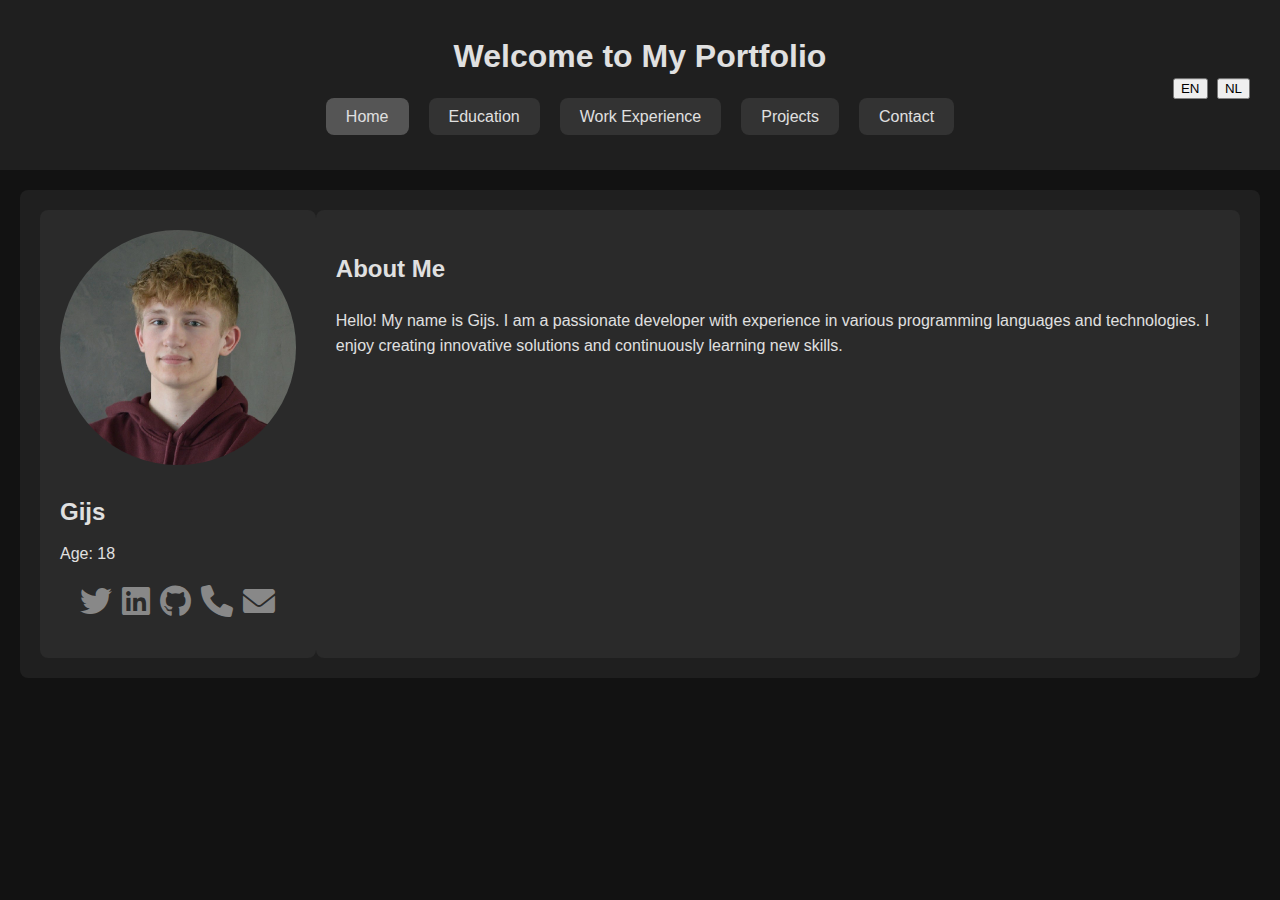
<file: index.html>
<!DOCTYPE html>
<html lang="en">
<head>
    <meta charset="UTF-8">
    <meta name="viewport" content="width=device-width, initial-scale=1.0">
    <title>Portfolio - Gijs</title>
    <link rel="stylesheet" href="css/styles.css">
    <link rel="stylesheet" href="https://cdnjs.cloudflare.com/ajax/libs/font-awesome/6.0.0-beta3/css/all.min.css">
    <script>
        function switchLanguage(lang) {
            localStorage.setItem('language', lang);
            if (lang === 'nl') {
                document.getElementById('welcome-title').innerText = 'Welkom bij mijn portfolio';
                document.getElementById('about-title').innerText = 'Over mij';
                document.getElementById('home-link').innerText = 'Home';
                document.getElementById('education-link').innerText = 'Opleiding';
                document.getElementById('work-experience-link').innerText = 'Werkervaring';
                document.getElementById('projects-link').innerText = 'Projecten';
                document.getElementById('contact-link').innerText = 'Contact';
            } else {
                document.getElementById('welcome-title').innerText = 'Welcome to My Portfolio';
                document.getElementById('about-title').innerText = 'About Me';
                document.getElementById('home-link').innerText = 'Home';
                document.getElementById('education-link').innerText = 'Education';
                document.getElementById('work-experience-link').innerText = 'Work Experience';
                document.getElementById('projects-link').innerText = 'Projects';
                document.getElementById('contact-link').innerText = 'Contact';
            }
        }

        document.addEventListener('DOMContentLoaded', function() {
            const lang = localStorage.getItem('language') || 'en';
            switchLanguage(lang);
        });
    </script>
</head>
<body>
    <header>
        <h1 id="welcome-title">Welcome to My Portfolio</h1>
        <nav>
            <ul>
                <li><a id="home-link" href="index.html" class="active">Home</a></li>
                <li><a id="education-link" href="education.html">Education</a></li>
                <li><a id="work-experience-link" href="work-experience.html">Work Experience</a></li>
                <li><a id="projects-link" href="projects.html">Projects</a></li>
                <li><a id="contact-link" href="contact.html">Contact</a></li>
            </ul>
            <div class="language-switcher">
                <button onclick="switchLanguage('en')">EN</button>
                <button onclick="switchLanguage('nl')">NL</button>
            </div>
        </nav>
    </header>
    <section id="about">
        <div class="about-container">
            <div class="about-left">
                <img src="assets/images/pfp.jpg" alt="Profile Picture">
                <h2>Gijs</h2>
                <p>Age: 18</p>
                <div class="social-media">
                    <a href="https://twitter.com/yourprofile" target="_blank"><i class="fab fa-twitter"></i></a>
                    <a href="https://www.linkedin.com/in/gijs-v-75303125b/" target="_blank"><i class="fab fa-linkedin"></i></a>
                    <a href="https://github.com/GijsvM" target="_blank"><i class="fab fa-github"></i></a>
                    <a href="tel:+31683623656" target="_blank"><i class="fas fa-phone"></i></a>
                    <a href="mailto:gijsvanmaanen006@gmail.com" target="_blank"><i class="fas fa-envelope"></i></a>
                </div>
            </div>
            <div class="about-right">
                <h2 id="about-title">About Me</h2>
                <p>Hello! My name is Gijs. I am a passionate developer with experience in various programming languages and technologies. I enjoy creating innovative solutions and continuously learning new skills.</p>
            </div>
        </div>
    </section>
</body>
</html>
</file>
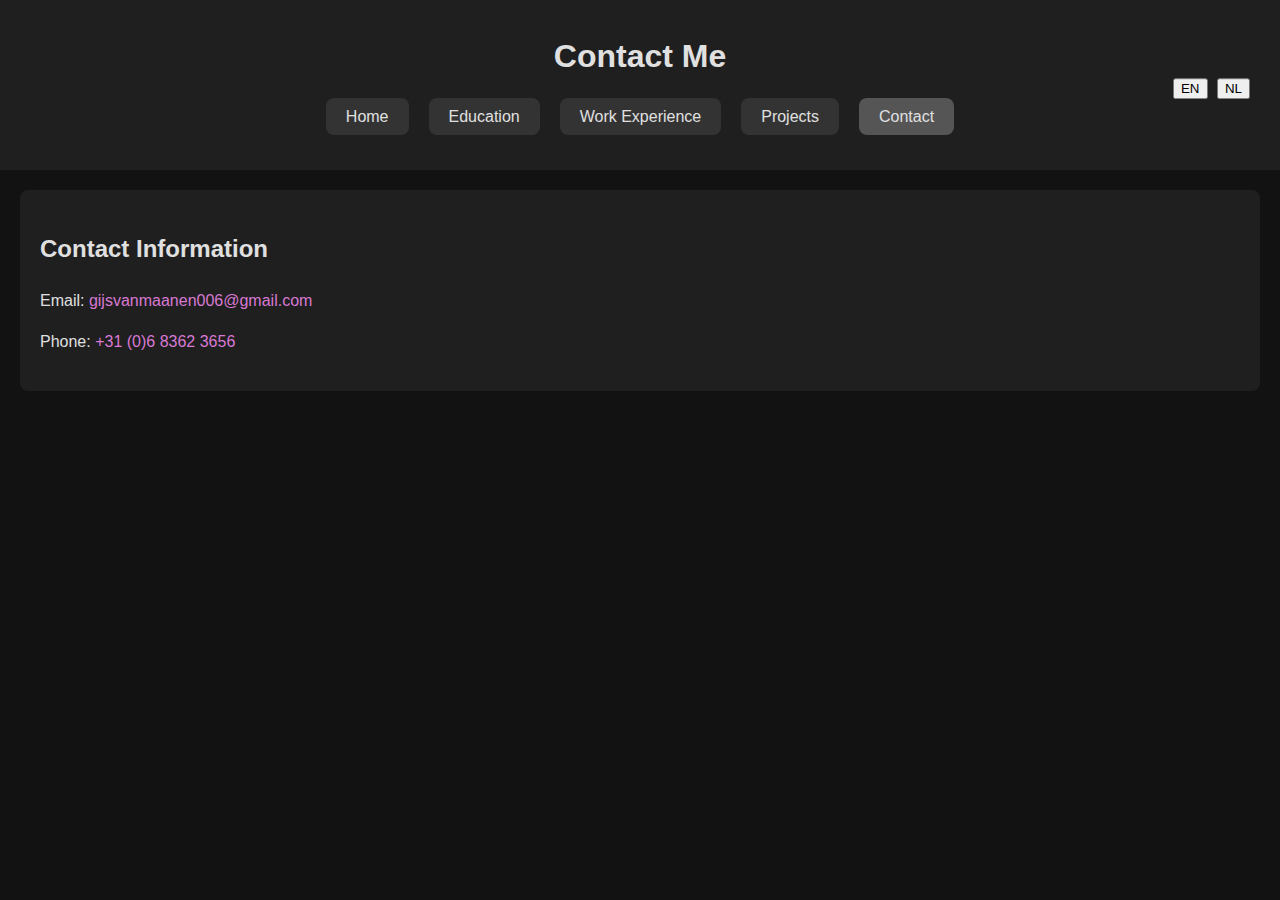
<file: contact.html>
<!DOCTYPE html>
<html lang="en">
<head>
    <meta charset="UTF-8">
    <meta name="viewport" content="width=device-width, initial-scale=1.0">
    <title>Contact - Gijs</title>
    <link rel="stylesheet" href="css/styles.css">
    <script>
        function switchLanguage(lang) {
            localStorage.setItem('language', lang);
            if (lang === 'nl') {
                document.getElementById('contact-title').innerText = 'Neem contact op';
                document.getElementById('contact-info-title').innerText = 'Contactinformatie';
                document.getElementById('email-label').innerText = 'E-mail:';
                document.getElementById('phone-label').innerText = 'Telefoon:';
                document.getElementById('home-link').innerText = 'Home';
                document.getElementById('education-link').innerText = 'Opleiding';
                document.getElementById('work-experience-link').innerText = 'Werkervaring';
                document.getElementById('projects-link').innerText = 'Projecten';
                document.getElementById('contact-link').innerText = 'Contact';
            } else {
                document.getElementById('contact-title').innerText = 'Contact Me';
                document.getElementById('contact-info-title').innerText = 'Contact Information';
                document.getElementById('email-label').innerText = 'Email:';
                document.getElementById('phone-label').innerText = 'Phone:';
                document.getElementById('home-link').innerText = 'Home';
                document.getElementById('education-link').innerText = 'Education';
                document.getElementById('work-experience-link').innerText = 'Work Experience';
                document.getElementById('projects-link').innerText = 'Projects';
                document.getElementById('contact-link').innerText = 'Contact';
            }
        }

        document.addEventListener('DOMContentLoaded', function() {
            const lang = localStorage.getItem('language') || 'en';
            switchLanguage(lang);
        });
    </script>
</head>
<body>
    <header>
        <h1 id="contact-title">Contact Me</h1>
        <nav>
            <ul>
                <li><a id="home-link" href="index.html">Home</a></li>
                <li><a id="education-link" href="education.html">Education</a></li>
                <li><a id="work-experience-link" href="work-experience.html">Work Experience</a></li>
                <li><a id="projects-link" href="projects.html">Projects</a></li>
                <li><a id="contact-link" href="contact.html" class="active">Contact</a></li>
            </ul>
            <div class="language-switcher">
                <button onclick="switchLanguage('en')">EN</button>
                <button onclick="switchLanguage('nl')">NL</button>
            </div>
        </nav>
    </header>
    <section id="contact-info">
        <h2 id="contact-info-title">Contact Information</h2>
        <p><span id="email-label">Email:</span> <a href="mailto:gijsvanmaanen006@gmail.com">gijsvanmaanen006@gmail.com</a></p>
        <p><span id="phone-label">Phone:</span> <a href="tel:+31683623656">+31 (0)6 8362 3656</a></p>
    </section>
</body>
</html>
</file>
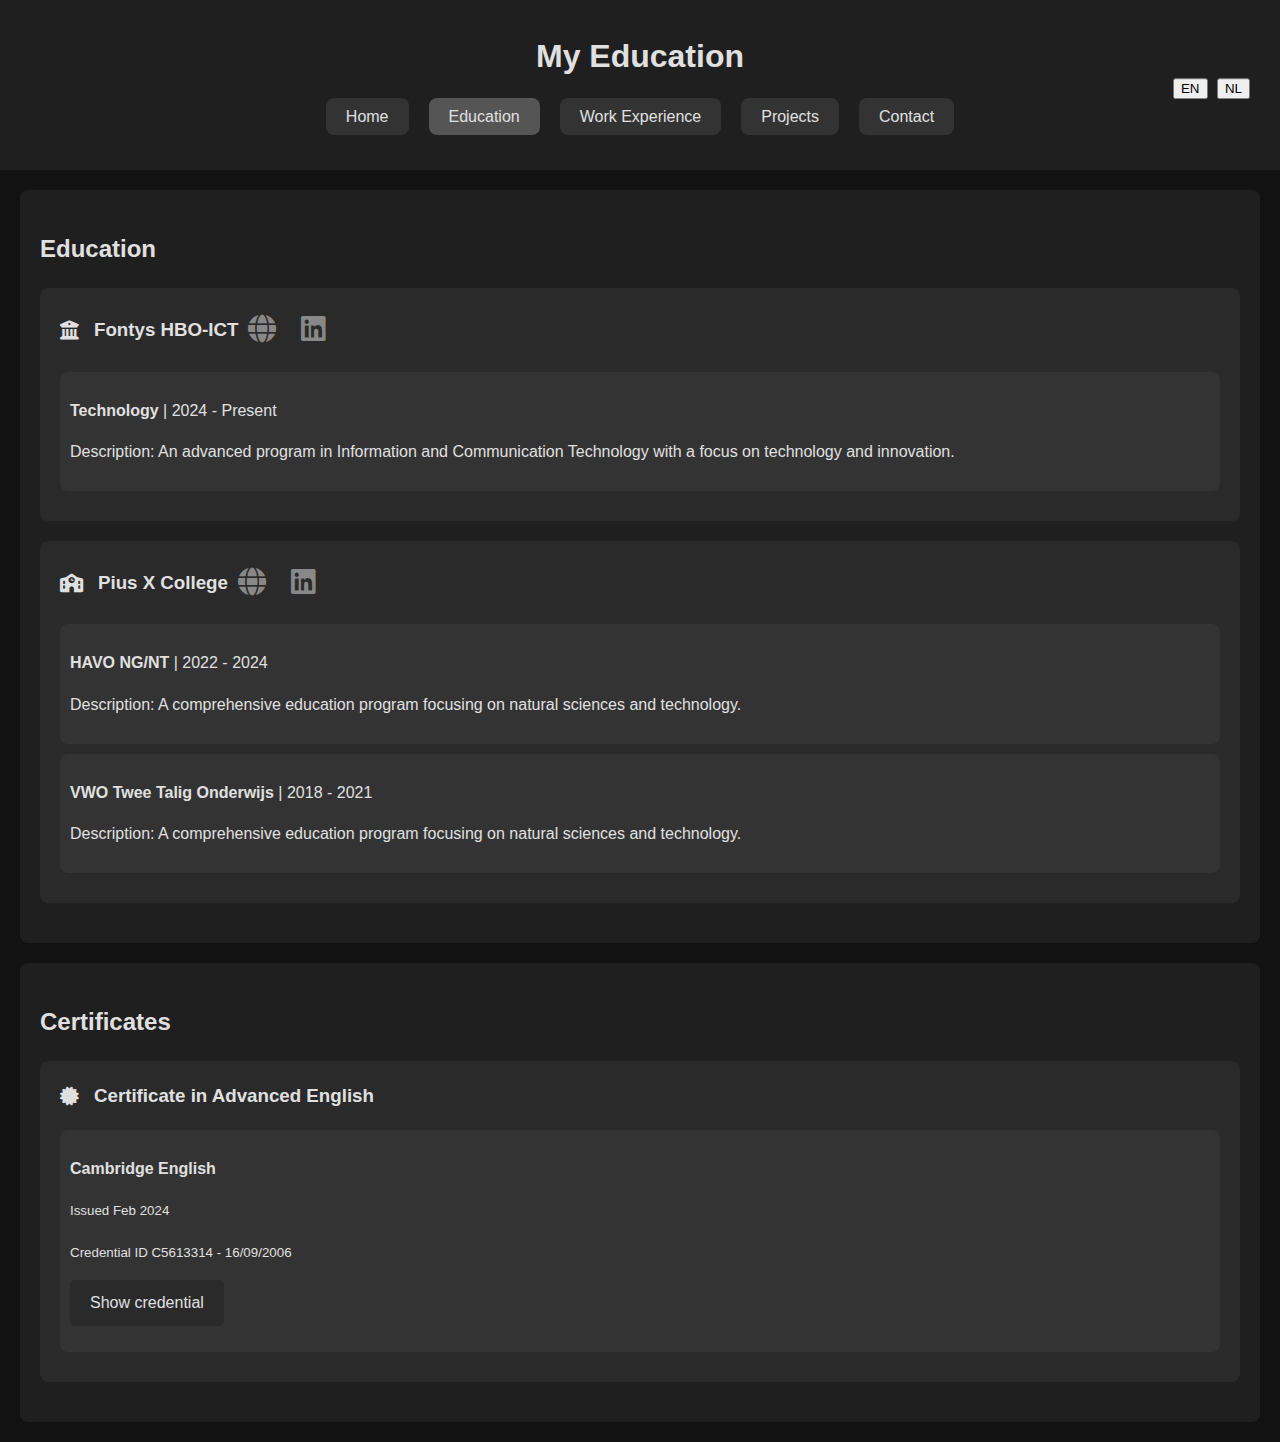
<file: education.html>
<!DOCTYPE html>
<html lang="en">
<head>
    <meta charset="UTF-8">
    <meta name="viewport" content="width=device-width, initial-scale=1.0">
    <title>Education - Gijs</title>
    <link rel="stylesheet" href="css/styles.css">
    <link rel="stylesheet" href="https://cdnjs.cloudflare.com/ajax/libs/font-awesome/6.0.0-beta3/css/all.min.css">
    <script>
        function switchLanguage(lang) {
            localStorage.setItem('language', lang);
            if (lang === 'nl') {
                document.getElementById('education-title').innerText = 'Mijn Opleiding';
                document.getElementById('certificates-title').innerText = 'Certificaten';
                document.getElementById('home-link').innerText = 'Home';
                document.getElementById('education-link').innerText = 'Opleiding';
                document.getElementById('work-experience-link').innerText = 'Werkervaring';
                document.getElementById('projects-link').innerText = 'Projecten';
                document.getElementById('contact-link').innerText = 'Contact';
            } else {
                document.getElementById('education-title').innerText = 'My Education';
                document.getElementById('certificates-title').innerText = 'Certificates';
                document.getElementById('home-link').innerText = 'Home';
                document.getElementById('education-link').innerText = 'Education';
                document.getElementById('work-experience-link').innerText = 'Work Experience';
                document.getElementById('projects-link').innerText = 'Projects';
                document.getElementById('contact-link').innerText = 'Contact';
            }
        }

        document.addEventListener('DOMContentLoaded', function() {
            const lang = localStorage.getItem('language') || 'en';
            switchLanguage(lang);
        });
    </script>
</head>
<body>
    <header>
        <h1 id="education-title">My Education</h1>
        <nav>
            <ul>
                <li><a id="home-link" href="index.html">Home</a></li>
                <li><a id="education-link" href="education.html" class="active">Education</a></li>
                <li><a id="work-experience-link" href="work-experience.html">Work Experience</a></li>
                <li><a id="projects-link" href="projects.html">Projects</a></li>
                <li><a id="contact-link" href="contact.html">Contact</a></li>
            </ul>
            <div class="language-switcher">
                <button onclick="switchLanguage('en')">EN</button>
                <button onclick="switchLanguage('nl')">NL</button>
            </div>
        </nav>
    </header>
    <section id="education">
        <h2>Education</h2>
        <div class="work-item">
            <h3>
                <i class="fas fa-university"></i> Fontys HBO-ICT
                <span class="work-links">
                    <a href="https://www.fontys.nl/Studeren/Opleidingen/HBO-ICT.htm" target="_blank"><i class="fas fa-globe"></i></a>
                    <a href="https://www.linkedin.com/search/results/all/?fetchDeterministicClustersOnly=true&heroEntityKey=urn%3Ali%3Aorganization%3A2744367&keywords=fontys%20ict&origin=RICH_QUERY_SUGGESTION&position=0&searchId=0a666d6b-e84e-4fb2-a55f-4d62dfad3a49&sid=v4k&spellCorrectionEnabled=false" target="_blank"><i class="fab fa-linkedin"></i></a>
                </span>
            </h3>
            <div class="sub-work-item">
                <p><strong>Technology</strong> | 2024 - Present</p>
                <p>Description: An advanced program in Information and Communication Technology with a focus on technology and innovation.</p>
            </div>
        </div>
        <div class="work-item">
            <h3>
                <i class="fas fa-school"></i> Pius X College
                <span class="work-links">
                    <a href="https://www.piusx-college.nl/" target="_blank"><i class="fas fa-globe"></i></a>
                    <a href="https://www.linkedin.com/company/pius-x-college/" target="_blank"><i class="fab fa-linkedin"></i></a>
                </span>
            </h3>
            <div class="sub-work-item">
                <p><strong>HAVO NG/NT</strong> | 2022 - 2024</p>
                <p>Description: A comprehensive education program focusing on natural sciences and technology.</p>
            </div>
            <div class="sub-work-item">
                <p><strong>VWO Twee Talig Onderwijs</strong> | 2018 - 2021</p>
                <p>Description: A comprehensive education program focusing on natural sciences and technology.</p>
            </div>
        </div>
    </section>
    <section id="certificates">
        <h2 id="certificates-title">Certificates</h2>
        <div class="work-item">
            <h3>
                <i class="fas fa-certificate"></i> Certificate in Advanced English
            </h3>
            <div class="sub-work-item">
                <p><strong>Cambridge English</strong></p>
                <p><small>Issued Feb 2024</small></p>
                <p><small>Credential ID C5613314 - 16/09/2006</small></p>
                <p><a href="https://www.cambridgeenglish.org/exams-and-tests/advanced/" target="_blank" class="credential-button">Show credential</a></p>
            </div>
        </div>
    </section>
</body>
</html>
</file>
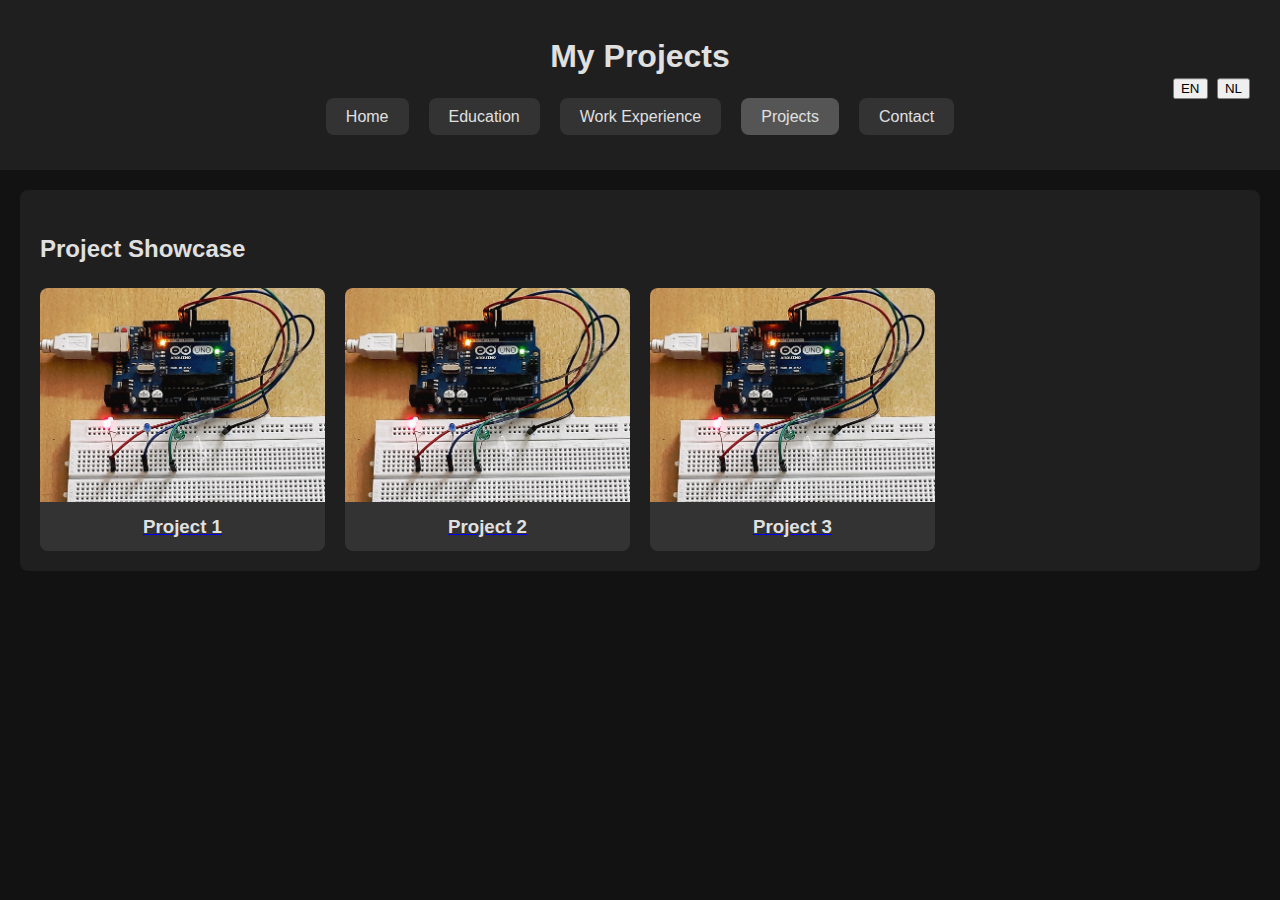
<file: projects.html>
<!DOCTYPE html>
<html lang="en">
<head>
    <meta charset="UTF-8">
    <meta name="viewport" content="width=device-width, initial-scale=1.0">
    <title>Projects - Gijs</title>
    <link rel="stylesheet" href="css/styles.css">
    <script>
        function switchLanguage(lang) {
            localStorage.setItem('language', lang);
            if (lang === 'nl') {
                document.getElementById('projects-title').innerText = 'Mijn Projecten';
                document.getElementById('home-link').innerText = 'Home';
                document.getElementById('education-link').innerText = 'Opleiding';
                document.getElementById('work-experience-link').innerText = 'Werkervaring';
                document.getElementById('projects-link').innerText = 'Projecten';
                document.getElementById('contact-link').innerText = 'Contact';
            } else {
                document.getElementById('projects-title').innerText = 'My Projects';
                document.getElementById('home-link').innerText = 'Home';
                document.getElementById('education-link').innerText = 'Education';
                document.getElementById('work-experience-link').innerText = 'Work Experience';
                document.getElementById('projects-link').innerText = 'Projects';
                document.getElementById('contact-link').innerText = 'Contact';
            }
        }

        document.addEventListener('DOMContentLoaded', function() {
            const lang = localStorage.getItem('language') || 'en';
            switchLanguage(lang);
        });
    </script>
</head>
<body>
    <header>
        <h1 id="projects-title">My Projects</h1>
        <nav>
            <ul>
                <li><a id="home-link" href="index.html">Home</a></li>
                <li><a id="education-link" href="education.html">Education</a></li>
                <li><a id="work-experience-link" href="work-experience.html">Work Experience</a></li>
                <li><a id="projects-link" href="projects.html" class="active">Projects</a></li>
                <li><a id="contact-link" href="contact.html">Contact</a></li>
            </ul>
            <div class="language-switcher">
                <button onclick="switchLanguage('en')">EN</button>
                <button onclick="switchLanguage('nl')">NL</button>
            </div>
        </nav>
    </header>
    <section id="project-showcase">
        <h2>Project Showcase</h2>
        <div class="project-grid">
            <div class="project-item">
                <a href="project-details.html?project=1">
                    <img src="assets/images/project1.jpg" alt="Project 1">
                    <h3>Project 1</h3>
                </a>
            </div>
            <div class="project-item">
                <a href="project-details.html?project=2">
                    <img src="assets/images/project2.jpg" alt="Project 2">
                    <h3>Project 2</h3>
                </a>
            </div>
            <div class="project-item">
                <a href="project-details.html?project=3">
                    <img src="assets/images/project3.jpg" alt="Project 3">
                    <h3>Project 3</h3>
                </a>
            </div>
            <!-- Add more project items as needed -->
        </div>
    </section>
</body>
</html>
</file>
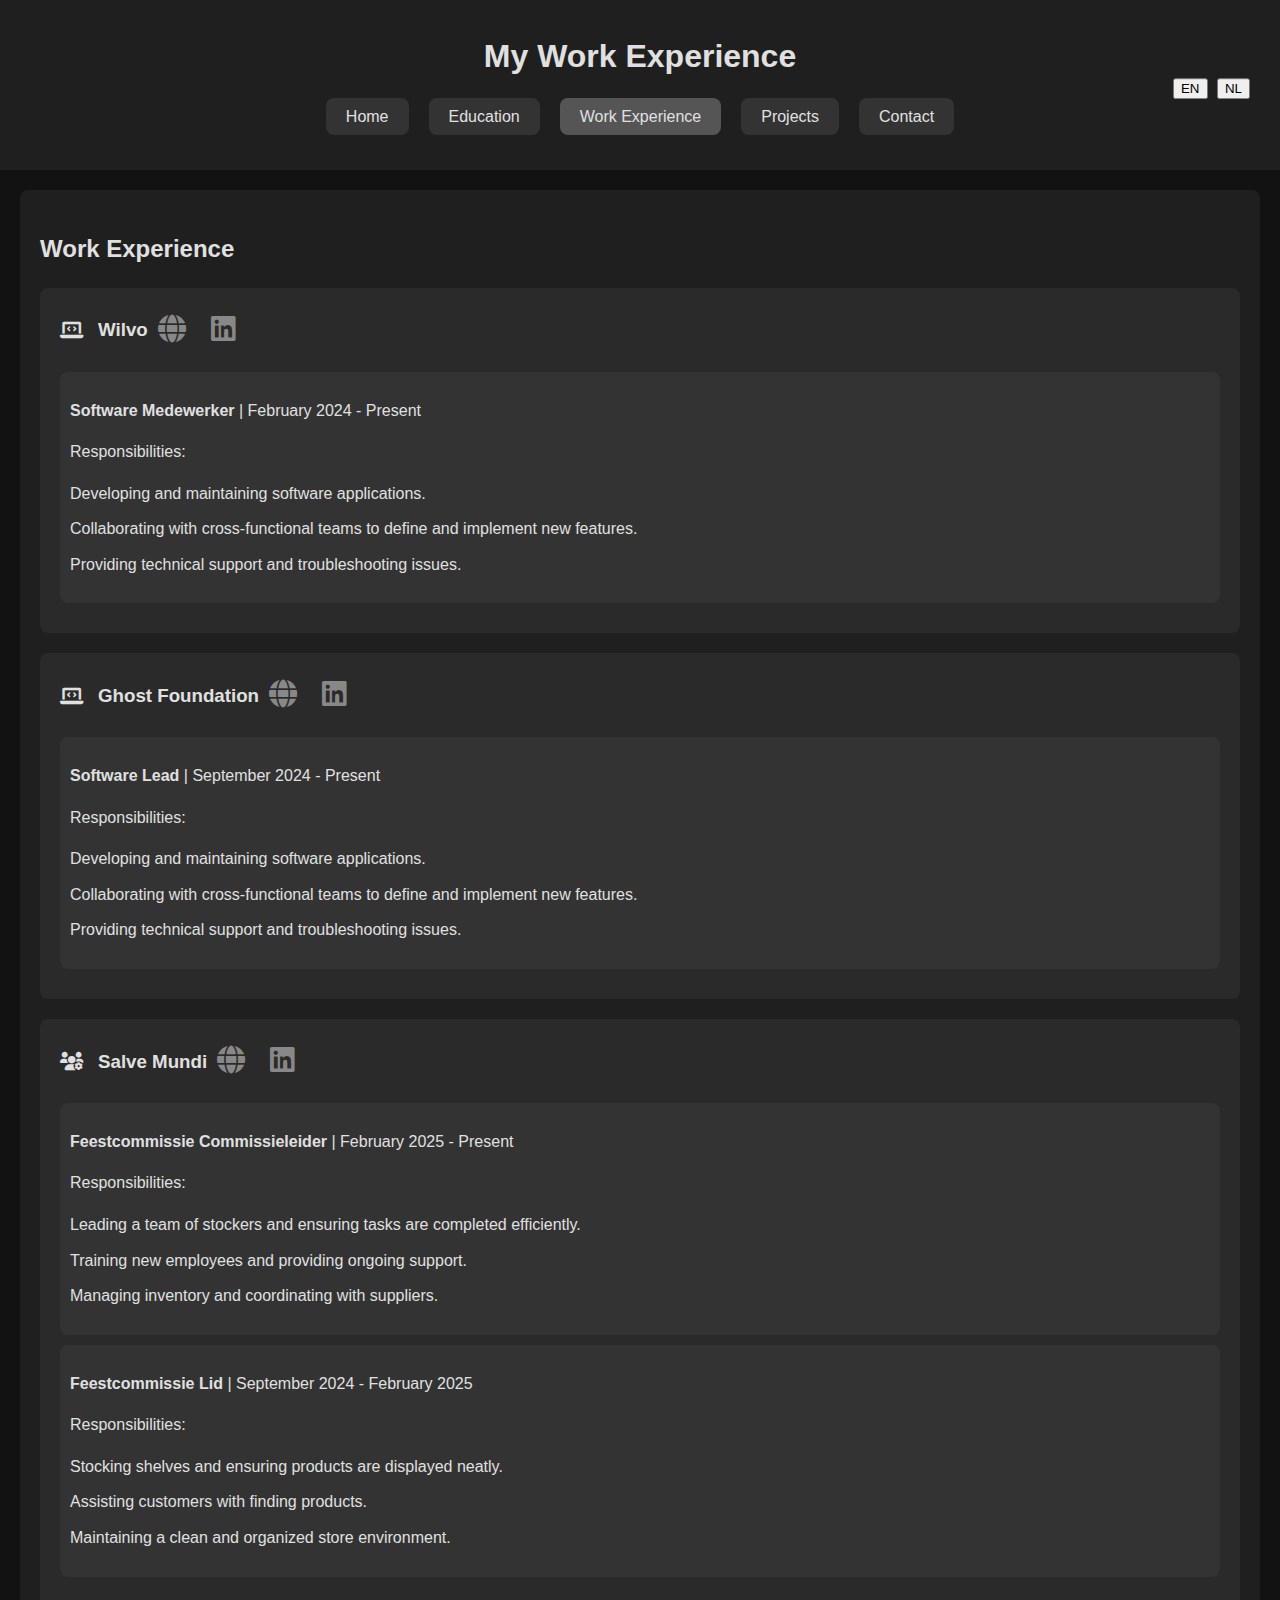
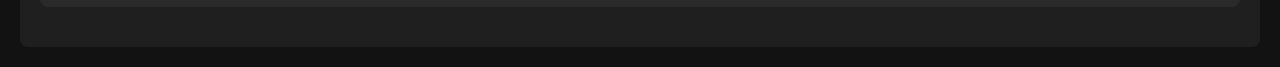
<file: work-experience.html>
<!DOCTYPE html>
<html lang="en">
<head>
    <meta charset="UTF-8">
    <meta name="viewport" content="width=device-width, initial-scale=1.0">
    <title>Work Experience - Gijs</title>
    <link rel="stylesheet" href="css/styles.css">
    <link rel="stylesheet" href="https://cdnjs.cloudflare.com/ajax/libs/font-awesome/6.0.0-beta3/css/all.min.css">
    <script>
        function switchLanguage(lang) {
            localStorage.setItem('language', lang);
            if (lang === 'nl') {
                document.getElementById('work-experience-title').innerText = 'Mijn Werkervaring';
                document.getElementById('home-link').innerText = 'Home';
                document.getElementById('education-link').innerText = 'Opleiding';
                document.getElementById('work-experience-link').innerText = 'Werkervaring';
                document.getElementById('projects-link').innerText = 'Projecten';
                document.getElementById('contact-link').innerText = 'Contact';
            } else {
                document.getElementById('work-experience-title').innerText = 'My Work Experience';
                document.getElementById('home-link').innerText = 'Home';
                document.getElementById('education-link').innerText = 'Education';
                document.getElementById('work-experience-link').innerText = 'Work Experience';
                document.getElementById('projects-link').innerText = 'Projects';
                document.getElementById('contact-link').innerText = 'Contact';
            }
        }

        document.addEventListener('DOMContentLoaded', function() {
            const lang = localStorage.getItem('language') || 'en';
            switchLanguage(lang);
        });
    </script>
</head>
<body>
    <header>
        <h1 id="work-experience-title">My Work Experience</h1>
        <nav>
            <ul>
                <li><a id="home-link" href="index.html">Home</a></li>
                <li><a id="education-link" href="education.html">Education</a></li>
                <li><a id="work-experience-link" href="work-experience.html" class="active">Work Experience</a></li>
                <li><a id="projects-link" href="projects.html">Projects</a></li>
                <li><a id="contact-link" href="contact.html">Contact</a></li>
            </ul>
            <div class="language-switcher">
                <button onclick="switchLanguage('en')">EN</button>
                <button onclick="switchLanguage('nl')">NL</button>
            </div>
        </nav>
    </header>
    <section id="work-experience">
        <h2>Work Experience</h2>
        <div class="work-item">
            <h3>
                <i class="fas fa-laptop-code"></i>
               Wilvo
                <span class="work-links">
                    <a href="https://wilvogroup.com/" target="_blank"><i class="fas fa-globe"></i></a>
                    <a href="https://www.linkedin.com/company/wilvo-metaalbewerking-b-v-/posts/?feedView=all" target="_blank"><i class="fab fa-linkedin"></i></a>
                </span>
            </h3>
            <div class="sub-work-item">
                <p><strong>Software Medewerker</strong> | February 2024 - Present</p>
                <p>Responsibilities:</p>
                <ul>
                    <li>Developing and maintaining software applications.</li>
                    <li>Collaborating with cross-functional teams to define and implement new features.</li>
                    <li>Providing technical support and troubleshooting issues.</li>
                </ul>
            </div>
        </div>
        <div class="work-item">
            <h3>
                <i class="fas fa-laptop-code"></i>
                 Ghost Foundation
                <span class="work-links">
                    <a href="https://www.ghost.org" target="_blank"><i class="fas fa-globe"></i></a>
                    <a href="https://www.linkedin.com/company/ghost" target="_blank"><i class="fab fa-linkedin"></i></a>
                </span>
            </h3>
            <div class="sub-work-item">
                <p><strong>Software Lead</strong> | September 2024 - Present</p>
                <p>Responsibilities:</p>
                <ul>
                    <li>Developing and maintaining software applications.</li>
                    <li>Collaborating with cross-functional teams to define and implement new features.</li>
                    <li>Providing technical support and troubleshooting issues.</li>
                </ul>
            </div>
        </div>
        <div class="work-item">
            <h3>
                <i class="fas fa-users-cog"></i>
               Salve Mundi
                <span class="work-links">
                    <a href="https://www.salvemundi.nl" target="_blank"><i class="fas fa-globe"></i></a>
                    <a href="https://www.linkedin.com/company/salve-mundi/posts/?feedView=all" target="_blank"><i class="fab fa-linkedin"></i></a>
                </span>
            </h3>
            <div class="sub-work-item">
                <p><strong>Feestcommissie Commissieleider</strong> | February 2025 - Present</p>
                <p>Responsibilities:</p>
                <ul>
                    <li>Leading a team of stockers and ensuring tasks are completed efficiently.</li>
                    <li>Training new employees and providing ongoing support.</li>
                    <li>Managing inventory and coordinating with suppliers.</li>
                </ul>
            </div>
            <div class="sub-work-item">
                <p><strong>Feestcommissie Lid</strong> | September 2024 - February 2025</p>
                <p>Responsibilities:</p>
                <ul>
                    <li>Stocking shelves and ensuring products are displayed neatly.</li>
                    <li>Assisting customers with finding products.</li>
                    <li>Maintaining a clean and organized store environment.</li>
                </ul>
            </div>
        </div>
    </section>
</body>
</html>
</file>
<file: css/styles.css>
body {
    font-family: Arial, sans-serif;
    margin: 0;
    padding: 0;
    line-height: 1.6;
    background-color: #121212;
    color: #e0e0e0;
}

header {
    background: #1f1f1f;
    color: #e0e0e0;
    padding: 10px 0;
    text-align: center;
}

nav {
    display: flex;
    justify-content: center;
    margin: 20px 0;
}

nav ul {
    list-style: none;
    padding: 0;
    margin: 0;
    display: flex;
}

nav li {
    margin: 0 10px;
}

nav a {
    color: #e0e0e0;
    text-decoration: none;
    padding: 10px 20px;
    background-color: #333;
    border-radius: 8px;
    transition: background-color 0.3s ease;
}

nav a:hover {
    background-color: #555;
}

nav a.active {
    background-color: #555;
}

section {
    padding: 20px;
    margin: 20px;
    background-color: #1f1f1f;
    border-radius: 8px;
}

.about-container {
    display: flex;
    justify-content: space-between;
}

.about-left {
    width: 20%;
    text-align: left;
    background-color: #2a2a2a;
    padding: 20px;
    border-radius: 8px;
}

.about-left img {
    width: 100%;
    border-radius: 50%;
    margin-bottom: 10px;
}

.about-left h2, .about-left p {
    margin: 10px 0;
}

.social-media {
    display: flex;
    justify-content: center;
    gap: 10px; /* Adjust the gap to control spacing */
    margin: 10px 0;
}

.social-media a {
    color: #888; /* Set the icon color to grey */
    text-decoration: none;
    font-size: 2em;
}

social-media a:hover {
    color: #555;
}

.about-right {
    width: 75%;
    background-color: #2a2a2a;
    padding: 20px;
    border-radius: 8px;
}

h1, h2, h3 {
    color: #e0e0e0;
}

ul {
    list-style: none;
    padding: 0;
}

ul li {
    margin-bottom: 10px;
}

.work-item {
    margin-bottom: 20px;
    padding: 20px;
    background-color: #2a2a2a;
    border-radius: 8px;
    position: relative;
}

.work-item h3 {
    margin-top: 0;
    position: relative;
    z-index: 1;
    display: flex;
    align-items: center;
    justify-content: flex-start; /* Align items to the left */
}

.work-item h3 i {
    margin-right: 15px; /* Add space between the icon and the text */
}

.company-logo {
    width: 40px; /* Adjust the size as needed */
    height: 40px; /* Ensure the height matches the width */
    border-radius: 50%; /* Make the image round */
    margin-right: 15px; /* Add some space between the logo and the company name */
}

.work-links {
    display: flex;
    gap: 10px;
    margin-left: 10px; /* Add some space between the company name and the links */
}

.work-links a {
    color: #888;
    font-size: 1.5em;
    text-decoration: none;
}

.work-links a:hover {
    color: #555;
}

.sub-work-item {
    padding: 10px;
    background-color: #333;
    border-radius: 8px;
    margin-bottom: 10px;
    position: relative;
    z-index: 1;
}

.credential-button {
    display: inline-block;
    padding: 10px 20px;
    background-color: #2a2a2a; /* Darker tint */
    color: #e0e0e0;
    text-decoration: none;
    border-radius: 5px;
    transition: background-color 0.3s ease;
}

.credential-button:hover {
    background-color: #555;
}

footer {
    text-align: center;
    padding: 10px 0;
    background: #1f1f1f;
    color: #e0e0e0;
    position: relative;
    bottom: 0;
    width: 100%;
}

#contact form {
    display: flex;
    flex-direction: column;
    max-width: 400px;
    margin: auto;
}

#contact input, #contact textarea {
    margin: 10px 0;
    padding: 10px;
    border: 1px solid #333;
    border-radius: 5px;
    background-color: #333;
    color: #e0e0e0;
}

#contact button {
    padding: 10px;
    background: #333;
    color: #e0e0e0;
    border: none;
    border-radius: 5px;
    cursor: pointer;
}

#contact button:hover {
    background: #555;
}

.project-grid {
    display: grid;
    grid-template-columns: repeat(auto-fill, minmax(250px, 1fr)); /* Increase min-width to make boxes bigger */
    gap: 20px;
}

.project-item {
    background-color: #2a2a2a;
    border-radius: 8px;
    overflow: hidden;
    transition: transform 0.3s ease;
}

.project-item:hover {
    transform: scale(1.05);
}

.project-item img {
    width: 100%;
    height: auto;
    display: block;
}

.project-item h3 {
    margin: 0;
    padding: 10px;
    text-align: center;
    background-color: #333;
    color: #e0e0e0;
}

.slideshow-container {
    position: relative;
    max-width: 100%;
    margin: auto;
    display: flex;
    justify-content: center;
    align-items: center;
}

.mySlides {
    display: none;
    text-align: center;
}

.mySlides img {
    width: 400px;
    height: 300px;
    object-fit: cover;
    margin: auto; /* Center the image horizontally */
}

.prev, .next {
    cursor: pointer;
    position: absolute;
    top: 50%;
    width: auto;
    padding: 16px;
    margin-top: -22px;
    color: white;
    font-weight: bold;
    font-size: 18px;
    transition: 0.6s ease;
    user-select: none;
}

.prev {
    left: calc(50% - 220px); /* Position the left arrow next to the image */
}

.next {
    right: calc(50% - 220px); /* Position the right arrow next to the image */
}

.prev:hover, .next:hover {
    background-color: rgba(0,0,0,0.8);
}

.language-switcher {
    position: absolute;
    top: -45%;
    right: 30px;
    transform: translateY(-50%);
}
.language-switcher button {
    margin-left: 5px;
}
nav {
    position: relative;
}

@media (max-width: 600px) {
    nav {
        flex-direction: column;
    }

    nav li {
        margin: 5px 0;
    }

    .about-container {
        flex-direction: column;
        align-items: center;
    }

    .about-left, .about-right {
        width: 100%;
        text-align: center;
    }

    .about-left {
        text-align: left;
    }
}

/* New styles for contact form */
#contact-form input[type="text"],
#contact-form input[type="email"],
#contact-form textarea {
    width: 100%;
    box-sizing: border-box;
    border-radius: 10px;
    background-color: #2a2a2a; /* Adjust this color to be a tint lighter than your background */
    border: 1px solid #333;
    padding: 10px;
    margin-bottom: 10px;
    color: #e0e0e0; /* Set the text color to white */
}

#contact-form textarea {
    height: 250px; /* Set the height of the message box */
}

#contact-form button {
    background-color: #333;
    color: white;
    border: none;
    padding: 10px 20px;
    border-radius: 10px;
    cursor: pointer;
}

#contact-form button:hover {
    background-color: #555;
}

#contact-info a {
    color: #d879d3;
    text-decoration: none;
}

#contact-info a:hover {
    text-decoration: underline;
}
</file>
